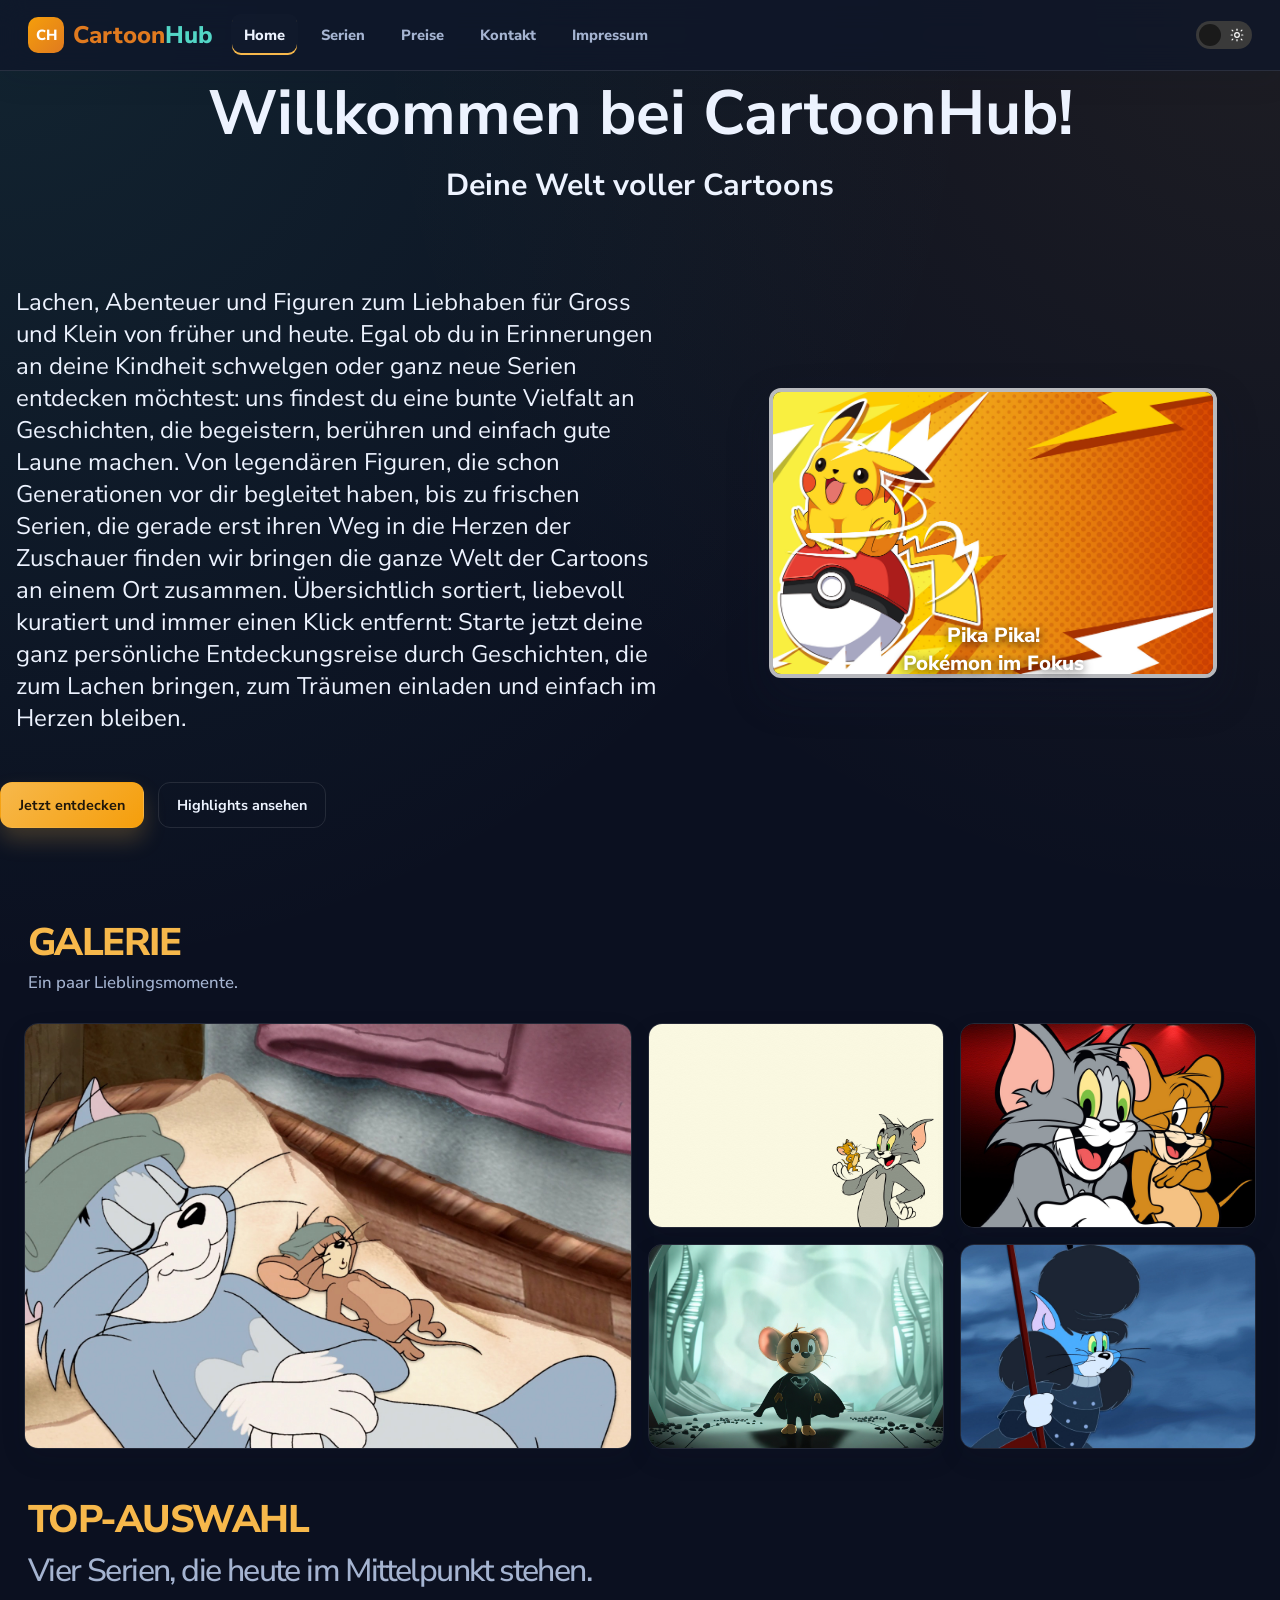
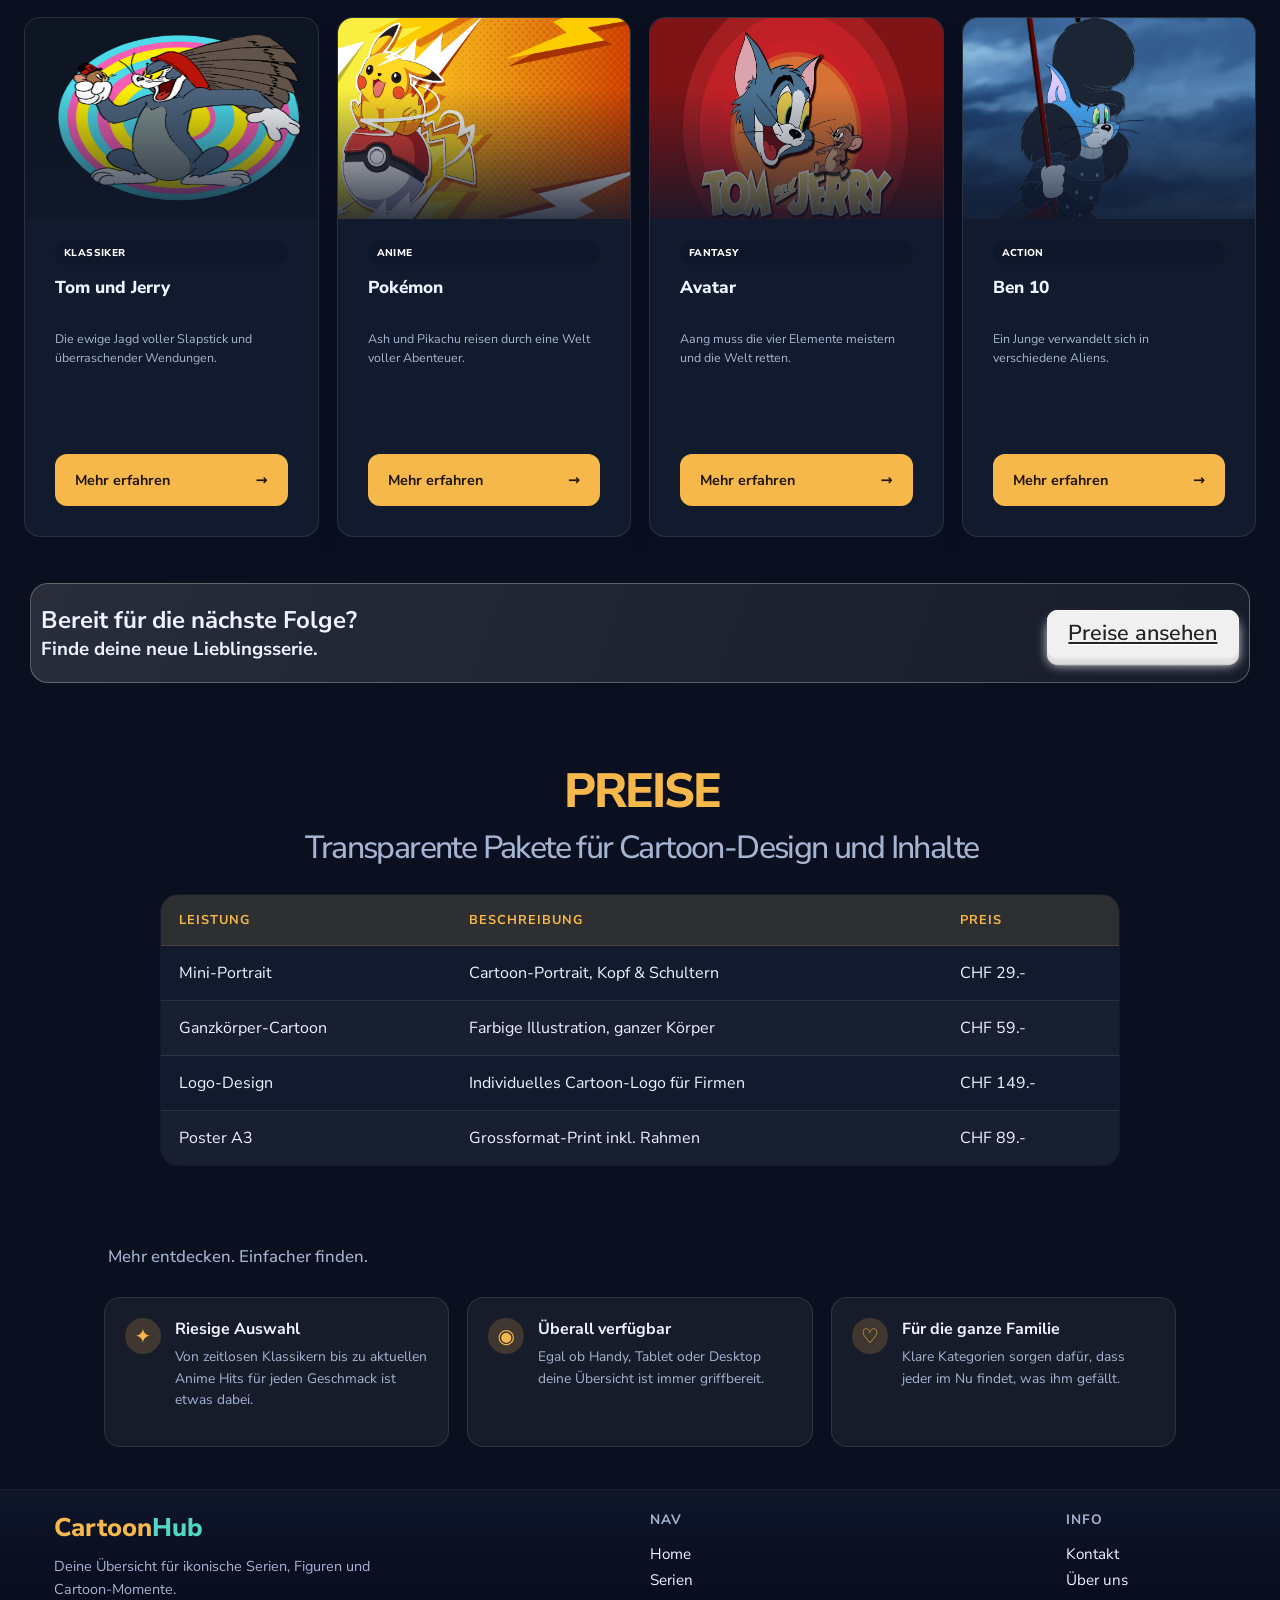
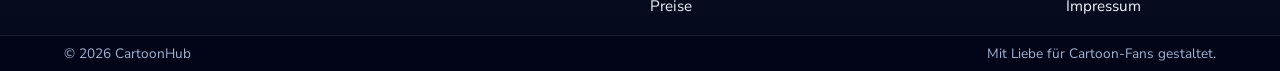
<file: index.html>
<!doctype html>
<html lang="de">
	<head>
		<meta charset="UTF-8" />
		<meta name="viewport" content="width=device-width, initial-scale=1.0" />
		<title>CartoonHub Alle Cartoons an einem Ort</title>
		<link rel="preconnect" href="https://fonts.googleapis.com" />

		<link rel="stylesheet" href="./src/css/pages/styles.css" />
	</head>
	<body class="home-page">
		<header class="site-header">
			<div class="nav-container">
				<a href="index.html" class="brand">
					<div class="badge">CH</div>
					<div class="wordmark">Cartoon<span class="hub">Hub</span></div>
				</a>

				<button
					class="burger"
					id="burgerBtn"
					type="button"
					aria-label="Menü öffnen"
					aria-expanded="false">
					<span></span><span></span><span></span>
				</button>

				<nav class="main-nav" id="mainNav">
					<a href="index.html" class="nav-link active">Home</a>
					<div class="nav-item mega-item">
						<a href="src/pages/serien.html" class="nav-link"
							>Serien <span class="arrow">▾</span></a
						>
						<div class="dropdown-wrapper mega-wrapper">
							<div class="mega-menu">
								<div class="menu-column">
									<h4>Golden Era</h4>
									<a href="#looney-tunes">Looney Tunes</a>
									<a href="#tom-jerry">Tom &amp; Jerry</a>
									<a href="#feuerstein">Familie Feuerstein</a>
									<a href="#panther">Rosaroter Panther</a>
									<a href="#popeye">Popeye</a>
								</div>
								<div class="menu-column">
									<h4>80er &amp; 90er Kult</h4>
									<a href="#scooby-doo">Scooby-Doo</a>
									<a href="#ducktales">DuckTales</a>
									<a href="#tmnt">TMNT Turtles</a>
									<a href="#gummibaeren">Gummibärenbande</a>
									<a href="#gadget">Inspector Gadget</a>
								</div>
								<div class="menu-column">
									<h4>Beliebte Genres</h4>
									<a href="#slapstick">Slapstick &amp; Comedy</a>
									<a href="#abenteuer">Abenteuer</a>
									<a href="#zeichentrick">Zeichen-Klassiker</a>
								</div>
								<div class="menu-column highlight-column">
									<div class="tipp-card">
										<span class="badge"> TIPP DER WOCHE</span>
										<h5>LOONEY TUNES</h5>
										<p>Bugs Bunny &amp; Co. entdecken.</p>
										<a href="#looney-tunes" class="card-btn">Ansehen &rarr;</a>
									</div>
								</div>
							</div>
						</div>
					</div>
					<a href="src/pages/preise.html" class="nav-link">Preise</a>
					<a href="src/pages/kontakt.html" class="nav-link">Kontakt</a>
					<a href="src/pages/impressum.html" class="nav-link">Impressum</a>

					<div class="nav-item">
						<a href="#cartoonnetwork" class="nav-link"
							>Cartoon Network <span class="arrow">▾</span></a
						>
						<div class="dropdown-wrapper">
							<div class="dropdown-menu">
								<a href="#ben10">Ben 10</a>
								<a href="#adventure-time">Adventure Time</a>
								<a href="#powerpuff">Powerpuff Girls</a>
								<a href="#dexter">Dexters Labor</a>
								<a href="#gumball">Gumball</a>
							</div>
						</div>
					</div>

					<div class="nav-item">
						<a href="#anime" class="nav-link"
							>Anime &amp; Pokémon <span class="arrow">▾</span></a
						>
						<div class="dropdown-wrapper">
							<div class="dropdown-menu">
								<a href="#pokemon">Pokémon</a>
								<a href="#dragonball">Dragon Ball Z</a>
								<a href="#naruto">Naruto</a>
								<a href="#one-piece">One Piece</a>
								<a href="#yugioh">Yu-Gi-Oh!</a>
							</div>
						</div>
					</div>

					<div class="nav-item">
						<a href="#action" class="nav-link"
							>Action &amp; Abenteuer <span class="arrow">▾</span></a
						>
						<div class="dropdown-wrapper">
							<div class="dropdown-menu">
								<a href="#avatar">Avatar</a>
								<a href="#clone-wars">Star Wars: Clone Wars</a>
								<a href="#kim-possible">Kim Possible</a>
								<a href="#ninjago">Ninjago</a>
							</div>
						</div>
					</div>

					<div class="nav-item">
						<a href="#retro" class="nav-link"
							>Retro Cartoons <span class="arrow">▾</span></a
						>
						<div class="dropdown-wrapper">
							<div class="dropdown-menu">
								<a href="#he-man">He-Man</a>
								<a href="#thundercats">ThunderCats</a>
								<a href="#captain-future">Captain Future</a>
								<a href="#jetsons">Die Jetsons</a>
							</div>
						</div>
					</div>

					<div class="nav-item">
						<a href="#familie" class="nav-link"
							>Familienserien <span class="arrow">▾</span></a
						>
						<div class="dropdown-wrapper">
							<div class="dropdown-menu">
								<a href="#simpsons">Die Simpsons</a>
								<a href="#spongebob">SpongeBob</a>
								<a href="#phineas-ferb">Phineas und Ferb</a>
								<a href="#gravity-falls">Gravity Falls</a>
							</div>
						</div>
					</div>

					<div class="nav-item">
						<a href="#superhelden" class="nav-link"
							>Superhelden <span class="arrow">▾</span></a
						>
						<div class="dropdown-wrapper">
							<div class="dropdown-menu">
								<a href="#batman">Batman: Animated Series</a>
								<a href="#spiderman">Spider-Man (90s)</a>
								<a href="#x-men">X-Men</a>
								<a href="#teen-titans">Teen Titans</a>
							</div>
						</div>
					</div>

					<div class="nav-item">
						<a href="#fantasy" class="nav-link"
							>Fantasy &amp; Sci-Fi <span class="arrow">▾</span></a
						>
						<div class="dropdown-wrapper">
							<div class="dropdown-menu">
								<a href="#futurama">Futurama</a>
								<a href="#rick-morty">Rick and Morty</a>
								<a href="#owl-house">Willkommen im Haus der Eulen</a>
								<a href="#danny-phantom">Danny Phantom</a>
							</div>
						</div>
					</div>

					<div class="header-actions">
						<div class="search-box">
							<span class="search-icon"></span>
							<input
								type="text"
								id="searchInput"
								placeholder="Cartoon suchen..."
								autocomplete="off" />
						</div>
						<button
							class="theme-toggle"
							id="themeToggle"
							type="button"
							aria-label="Farbschema wechseln">
							<span class="theme-toggle-knob"></span>
							<svg
								class="theme-icon-moon"
								xmlns="http://www.w3.org/2000/svg"
								viewBox="0 0 24 24"
								fill="none"
								stroke="currentColor"
								stroke-width="2"
								stroke-linecap="round"
								stroke-linejoin="round">
								<path d="M21 12.79A9 9 0 1 1 11.21 3 7 7 0 0 0 21 12.79z" />
							</svg>
							<svg
								class="theme-icon-sun"
								xmlns="http://www.w3.org/2000/svg"
								viewBox="0 0 24 24"
								fill="none"
								stroke="currentColor"
								stroke-width="2"
								stroke-linecap="round">
								<circle cx="12" cy="12" r="4" />
								<line x1="12" y1="2" x2="12" y2="4" />
								<line x1="12" y1="20" x2="12" y2="22" />
								<line x1="4" y1="12" x2="2" y2="12" />
								<line x1="22" y1="12" x2="20" y2="12" />
								<line x1="4.9" y1="4.9" x2="3.5" y2="3.5" />
								<line x1="20.5" y1="20.5" x2="19.1" y2="19.1" />
								<line x1="4.9" y1="19.1" x2="3.5" y2="20.5" />
								<line x1="20.5" y1="3.5" x2="19.1" y2="4.9" />
							</svg>
						</button>
					</div>
				</nav>
			</div>
		</header>
		<section>
			<div style="text-align: center; margin-bottom: 2rem">
				<h1 style="font-size: 3.9rem; margin-bottom: 0.5rem">
					Willkommen bei CartoonHub!
				</h1>
				<h2 style="font-size: 1.9rem">Deine Welt voller Cartoons</h2>
			</div>

			<div
				style="
					display: flex;
					align-items: center;
					justify-content: space-between;
					gap: 2rem;
					flex-wrap: wrap;
				">
				<div style="flex: 1 1 500px">
					<p
						style="
							text-align: start;
							display: flex;
							flex-direction: column;
							gap: 1rem;
							padding: 1rem;
							margin: 0 auto;
							font-size: 1.5rem;
							margin-bottom: 2rem;
							margin-top: 2rem;
						">
						Lachen, Abenteuer und Figuren zum Liebhaben für Gross und Klein von
						früher und heute. Egal ob du in Erinnerungen an deine Kindheit
						schwelgen oder ganz neue Serien entdecken möchtest: uns findest du
						eine bunte Vielfalt an Geschichten, die begeistern, berühren und
						einfach gute Laune machen. Von legendären Figuren, die schon
						Generationen vor dir begleitet haben, bis zu frischen Serien, die
						gerade erst ihren Weg in die Herzen der Zuschauer finden wir bringen
						die ganze Welt der Cartoons an einem Ort zusammen. Übersichtlich
						sortiert, liebevoll kuratiert und immer einen Klick entfernt: Starte
						jetzt deine ganz persönliche Entdeckungsreise durch Geschichten, die
						zum Lachen bringen, zum Träumen einladen und einfach im Herzen
						bleiben.
					</p>

					<div class="hero-actions">
						<a class="btn btn-primary" href="src/pages/serien.html"
							>Jetzt entdecken</a
						>
						<a class="btn btn-outline" href="#highlights">Highlights ansehen</a>
					</div>
				</div>

				<div
					class="hero-visual"
					style="
						flex: 1 1 400px;
						display: flex;
						flex-direction: column;
						align-items: center;
					">
					<img
						src="./src/assets/img/pikachu.jpg"
						alt="Pikachu aus Pokémon"
						class="hero-img"
						style="max-width: 100%; height: auto; border-radius: 12px" />
					<div class="big-title">Pika Pika!<br />Pokémon im Fokus</div>
				</div>
			</div>
		</section>
		<section class="landing-section gallery-section" style="margin-top: 4rem">
			<div class="section-intro">
				<p class="kicker" style="font-size: 2.4rem">Galerie</p>
				<h2>Ein paar Lieblingsmomente.</h2>
			</div>
			<div class="gallery-grid">
				<img src="./src/assets/img/thom3.jpg" alt="Cartoon-Galerie Motiv 1" />
				<img src="./src/assets/img/thom4.jpg" alt="Cartoon-Galerie Motiv 2" />
				<img src="./src/assets/img/thom7.jpg" alt="Cartoon-Galerie Motiv 3" />
				<img src="./src/assets/img/thom8.jpg" alt="Cartoon-Galerie Motiv 4" />
				<img src="./src/assets/img/thom9.jpg" alt="Cartoon-Galerie Motiv 4" />
			</div>
		</section>

		<section class="landing-section highlights-section" id="highlights">
			<div class="section-intro">
				<p class="kicker" style="font-size: 2.4rem">Top-Auswahl</p>
				<h2>Vier Serien, die heute im Mittelpunkt stehen.</h2>
			</div>
			<div class="highlight-grid">
				<a class="card highlight-card" href="src/pages/detail.html?id=tomjerry">
					<div class="card-thumb">
						<img src="./src/assets/img/tom.png" alt="Tom und Jerry" />
					</div>
					<div class="card-body">
						<span class="card-genre-badge">Klassiker</span>
						<h3 class="card-title">Tom und Jerry</h3>
						<p class="card-desc">
							Die ewige Jagd voller Slapstick und überraschender Wendungen.
						</p>
						<span class="card-tag"
							>Mehr erfahren <span aria-hidden="true">→</span></span
						>
					</div>
				</a>
				<a class="card highlight-card" href="src/pages/detail.html?id=pokemon">
					<div class="card-thumb">
						<img src="./src/assets/img/pikachu.jpg" alt="Pokémon mit Pikachu" />
					</div>
					<div class="card-body">
						<span class="card-genre-badge">Anime</span>
						<h3 class="card-title">Pokémon</h3>
						<p class="card-desc">
							Ash und Pikachu reisen durch eine Welt voller Abenteuer.
						</p>
						<span class="card-tag"
							>Mehr erfahren <span aria-hidden="true">→</span></span
						>
					</div>
				</a>
				<a class="card highlight-card" href="src/pages/detail.html?id=avatar">
					<div class="card-thumb">
						<img
							src="./src/assets/img/thom6.jpg"
							alt="Avatar: Der Herr der Elemente" />
					</div>
					<div class="card-body">
						<span class="card-genre-badge">Fantasy</span>
						<h3 class="card-title">Avatar</h3>
						<p class="card-desc">
							Aang muss die vier Elemente meistern und die Welt retten.
						</p>
						<span class="card-tag"
							>Mehr erfahren <span aria-hidden="true">→</span></span
						>
					</div>
				</a>
				<a class="card highlight-card" href="src/pages/detail.html?id=ben10">
					<div class="card-thumb">
						<img src="./src/assets/img/thom9.jpg" alt="Ben 10" />
					</div>
					<div class="card-body">
						<span class="card-genre-badge">Action</span>
						<h3 class="card-title">Ben 10</h3>
						<p class="card-desc">
							Ein Junge verwandelt sich in verschiedene Aliens.
						</p>
						<span class="card-tag"
							>Mehr erfahren <span aria-hidden="true">→</span></span
						>
					</div>
				</a>
			</div>
		</section>

		<section class="home-cta">
			<div>
				<h1>Bereit für die nächste Folge?</h1>
				<h3>Finde deine neue Lieblingsserie.</h3>
			</div>
			<a class="preis" href="src/pages/preise.html">Preise ansehen</a>
		</section>

		<section class="landing-section landing-table">
			<div class="section-intro">
				<p class="kicker" style="font-size: 3rem; text-align: center">Preise</p>
				<h2 style="text-align: center">
					Transparente Pakete für Cartoon-Design und Inhalte
				</h2>
			</div>
			<table class="pricing-table">
				<thead>
					<tr>
						<th>Leistung</th>
						<th>Beschreibung</th>
						<th>Preis</th>
					</tr>
				</thead>
				<tbody>
					<tr>
						<td>Mini-Portrait</td>
						<td>Cartoon-Portrait, Kopf &amp; Schultern</td>
						<td>CHF 29.-</td>
					</tr>
					<tr>
						<td>Ganzkörper-Cartoon</td>
						<td>Farbige Illustration, ganzer Körper</td>
						<td>CHF 59.-</td>
					</tr>
					<tr>
						<td>Logo-Design</td>
						<td>Individuelles Cartoon-Logo für Firmen</td>
						<td>CHF 149.-</td>
					</tr>
					<tr>
						<td>Poster A3</td>
						<td>Grossformat-Print inkl. Rahmen</td>
						<td>CHF 89.-</td>
					</tr>
				</tbody>
			</table>
		</section>

		<section class="benefits-section">
			<div class="section-intro">
				<h2>Mehr entdecken. Einfacher finden.</h2>
			</div>
			<div class="benefit-grid">
				<div class="benefit-item">
					<span class="benefit-icon">✦</span>
					<div>
						<h3>Riesige Auswahl</h3>
						<p>
							Von zeitlosen Klassikern bis zu aktuellen Anime Hits für jeden
							Geschmack ist etwas dabei.
						</p>
					</div>
				</div>
				<div class="benefit-item">
					<span class="benefit-icon">◉</span>
					<div>
						<h3>Überall verfügbar</h3>
						<p>
							Egal ob Handy, Tablet oder Desktop deine Übersicht ist immer
							griffbereit.
						</p>
					</div>
				</div>
				<div class="benefit-item">
					<span class="benefit-icon">♡</span>
					<div>
						<h3>Für die ganze Familie</h3>
						<p>
							Klare Kategorien sorgen dafür, dass jeder im Nu findet, was ihm
							gefällt.
						</p>
					</div>
				</div>
			</div>
		</section>

		<script>
			document.addEventListener('DOMContentLoaded', () => {
				const form = document.getElementById('kontaktform');
				if (form) {
					form.addEventListener('submit', (e) => {
						e.preventDefault();
						if (form.checkValidity()) {
							alert('Danke für deine Nachricht! Wir melden uns bald.');
							form.reset();
						}
					});
				}
			});
		</script>

		<footer class="site-footer">
			<div class="footer-container">
				<div class="footer-col brand-col">
					<a href="index.html" class="footer-brand">Cartoon<span>Hub</span></a>
					<p class="brand-desc">
						Deine Übersicht für ikonische Serien, Figuren und Cartoon-Momente.
					</p>
				</div>
				<div class="footer-col">
					<h4>Nav</h4>
					<ul class="footer-links">
						<li><a href="index.html">Home</a></li>
						<li><a href="src/pages/serien.html">Serien</a></li>
						<li><a href="src/pages/preise.html">Preise</a></li>
					</ul>
				</div>
				<div class="footer-col">
					<h4>Info</h4>
					<ul class="footer-links">
						<li><a href="src/pages/kontakt.html">Kontakt</a></li>
						<li><a href="src/pages/ueber-uns.html">Über uns</a></li>
						<li><a href="src/pages/impressum.html">Impressum</a></li>
					</ul>
				</div>
			</div>
			<div class="footer-bottom">
				<div class="bottom-container">
					<span>© 2026 CartoonHub</span
					><span>Mit Liebe für Cartoon-Fans gestaltet.</span>
				</div>
			</div>
		</footer>

		<script type="module" src="./src/js/modules/app.js"></script>
	</body>
</html>
</file>
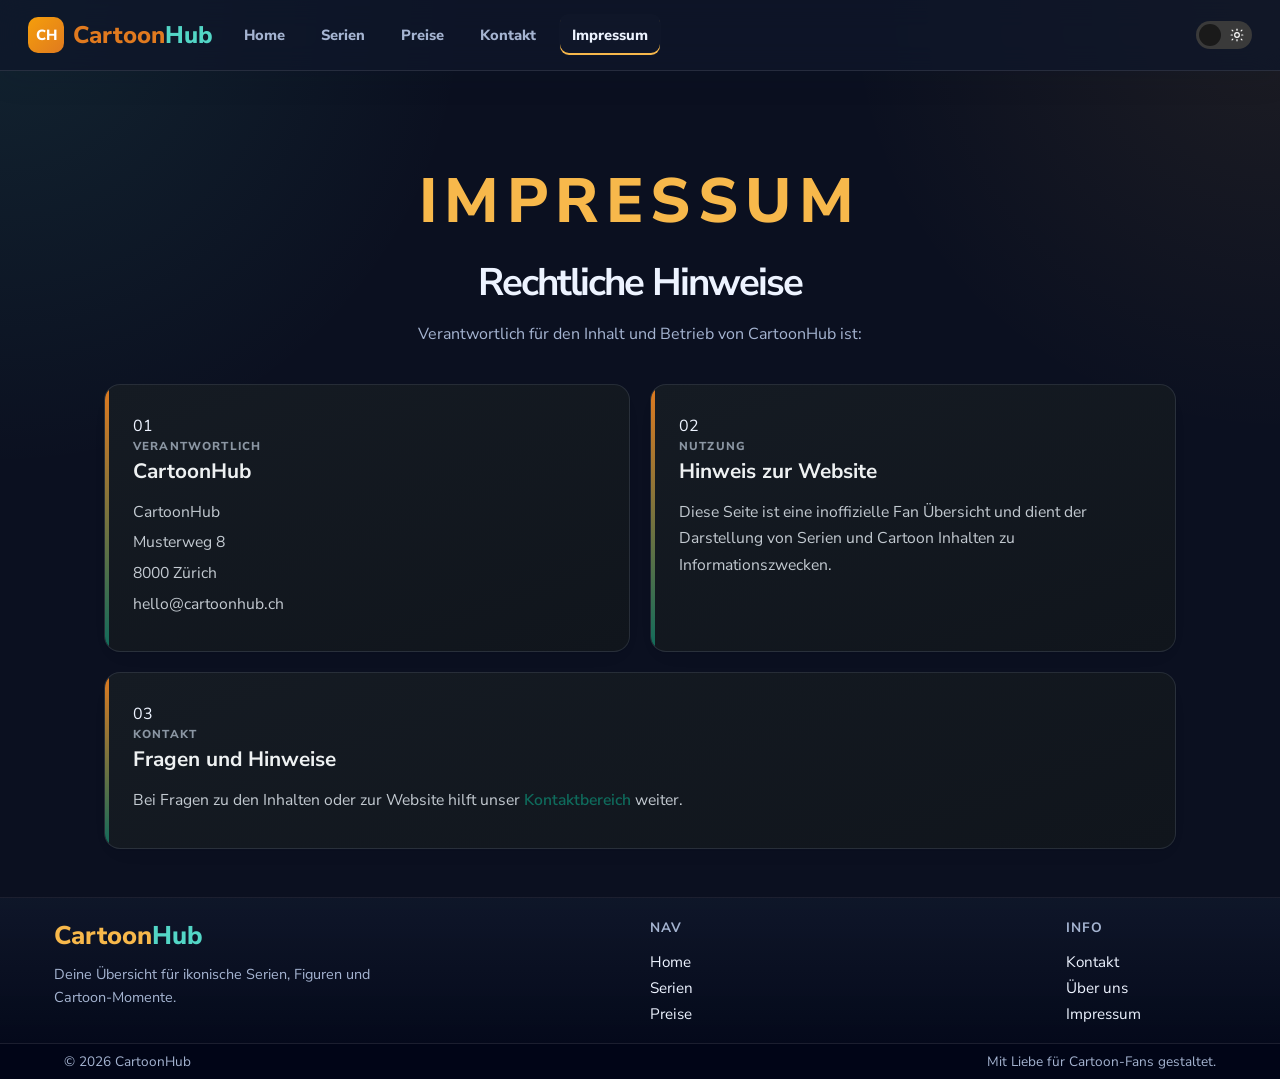
<file: src/pages/impressum.html>
<!doctype html>
<html lang="de">
	<head>
		<meta charset="UTF-8" />
		<meta name="viewport" content="width=device-width, initial-scale=1.0" />
		<title>Impressum – CartoonHub</title>
		<link rel="stylesheet" href="../css/pages/styles.css" />
	</head>
	<body>
		<header class="site-header">
			<div class="nav-container">
				<a href="../../index.html" class="brand">
					<div class="badge">CH</div>
					<div class="wordmark">Cartoon<span class="hub">Hub</span></div>
				</a>

				<button class="burger" id="burgerBtn" type="button" aria-label="Menü öffnen" aria-expanded="false">
					<span></span><span></span><span></span>
				</button>

				<nav class="main-nav" id="mainNav">
					<a href="../../index.html" class="nav-link">Home</a>
					<a href="serien.html" class="nav-link">Serien</a>
					<a href="preise.html" class="nav-link">Preise</a>
					<a href="kontakt.html" class="nav-link">Kontakt</a>
					<a href="impressum.html" class="nav-link active">Impressum</a>
					<button
						class="theme-toggle"
						id="themeToggle"
						type="button"
						aria-label="Farbschema wechseln">
						<span class="theme-toggle-knob"></span>
						<svg
							class="theme-icon-moon"
							xmlns="http://www.w3.org/2000/svg"
							viewBox="0 0 24 24"
							fill="none"
							stroke="currentColor"
							stroke-width="2"
							stroke-linecap="round"
							stroke-linejoin="round">
							<path d="M21 12.79A9 9 0 1 1 11.21 3 7 7 0 0 0 21 12.79z" />
						</svg>
						<svg
							class="theme-icon-sun"
							xmlns="http://www.w3.org/2000/svg"
							viewBox="0 0 24 24"
							fill="none"
							stroke="currentColor"
							stroke-width="2"
							stroke-linecap="round">
							<circle cx="12" cy="12" r="4" />
							<line x1="12" y1="2" x2="12" y2="4" />
							<line x1="12" y1="20" x2="12" y2="22" />
							<line x1="4" y1="12" x2="2" y2="12" />
							<line x1="22" y1="12" x2="20" y2="12" />
							<line x1="4.9" y1="4.9" x2="3.5" y2="3.5" />
							<line x1="20.5" y1="20.5" x2="19.1" y2="19.1" />
							<line x1="4.9" y1="19.1" x2="3.5" y2="20.5" />
							<line x1="20.5" y1="3.5" x2="19.1" y2="4.9" />
						</svg>
					</button>
				</nav>
			</div>
		</header>

		<main class="page-main">
			<section class="page-hero small-hero">
				<h1 class="kicker" style="font-size: 3.9rem">Impressum</h1>
				<h1>Rechtliche Hinweise</h1>
				<p>Verantwortlich für den Inhalt und Betrieb von CartoonHub ist:</p>
			</section>

			<section class="page-content-grid text-only-grid">
				<div class="info-card">
					<span class="section-num">01</span>
					<p class="card-label">Verantwortlich</p>
					<h2>CartoonHub</h2>
					<p>CartoonHub</p>
					<p>Musterweg 8</p>
					<p>8000 Zürich</p>
					<p>hello@cartoonhub.ch</p>
				</div>
				<div class="info-card">
					<span class="section-num">02</span>
					<p class="card-label">Nutzung</p>
					<h2>Hinweis zur Website</h2>
					<p>
						Diese Seite ist eine inoffizielle Fan Übersicht und dient der
						Darstellung von Serien und Cartoon Inhalten zu Informationszwecken.
					</p>
				</div>
				<div class="info-card">
					<span class="section-num">03</span>
					<p class="card-label">Kontakt</p>
					<h2>Fragen und Hinweise</h2>
					<p>
						Bei Fragen zu den Inhalten oder zur Website hilft unser
						<a class="inline-link" href="kontakt.html">Kontaktbereich</a>
						weiter.
					</p>
				</div>
			</section>
		</main>

		<footer class="site-footer">
			<div class="footer-container">
				<div class="footer-col brand-col">
					<a href="../../index.html" class="footer-brand"
						>Cartoon<span>Hub</span></a
					>
					<p class="brand-desc">
						Deine Übersicht für ikonische Serien, Figuren und Cartoon-Momente.
					</p>
				</div>
				<div class="footer-col">
					<h4>Nav</h4>
					<ul class="footer-links">
						<li><a href="../../index.html">Home</a></li>
						<li><a href="serien.html">Serien</a></li>
						<li><a href="preise.html">Preise</a></li>
					</ul>
				</div>
				<div class="footer-col">
					<h4>Info</h4>
					<ul class="footer-links">
						<li><a href="kontakt.html">Kontakt</a></li>
						<li><a href="ueber-uns.html">Über uns</a></li>
						<li><a href="impressum.html">Impressum</a></li>
					</ul>
				</div>
			</div>
			<div class="footer-bottom">
				<div class="bottom-container">
					<span>© 2026 CartoonHub</span>
					<span>Mit Liebe für Cartoon-Fans gestaltet.</span>
				</div>
			</div>
		</footer>
		<script type="module" src="../js/modules/app.js"></script>
	</body>
</html>
</file>
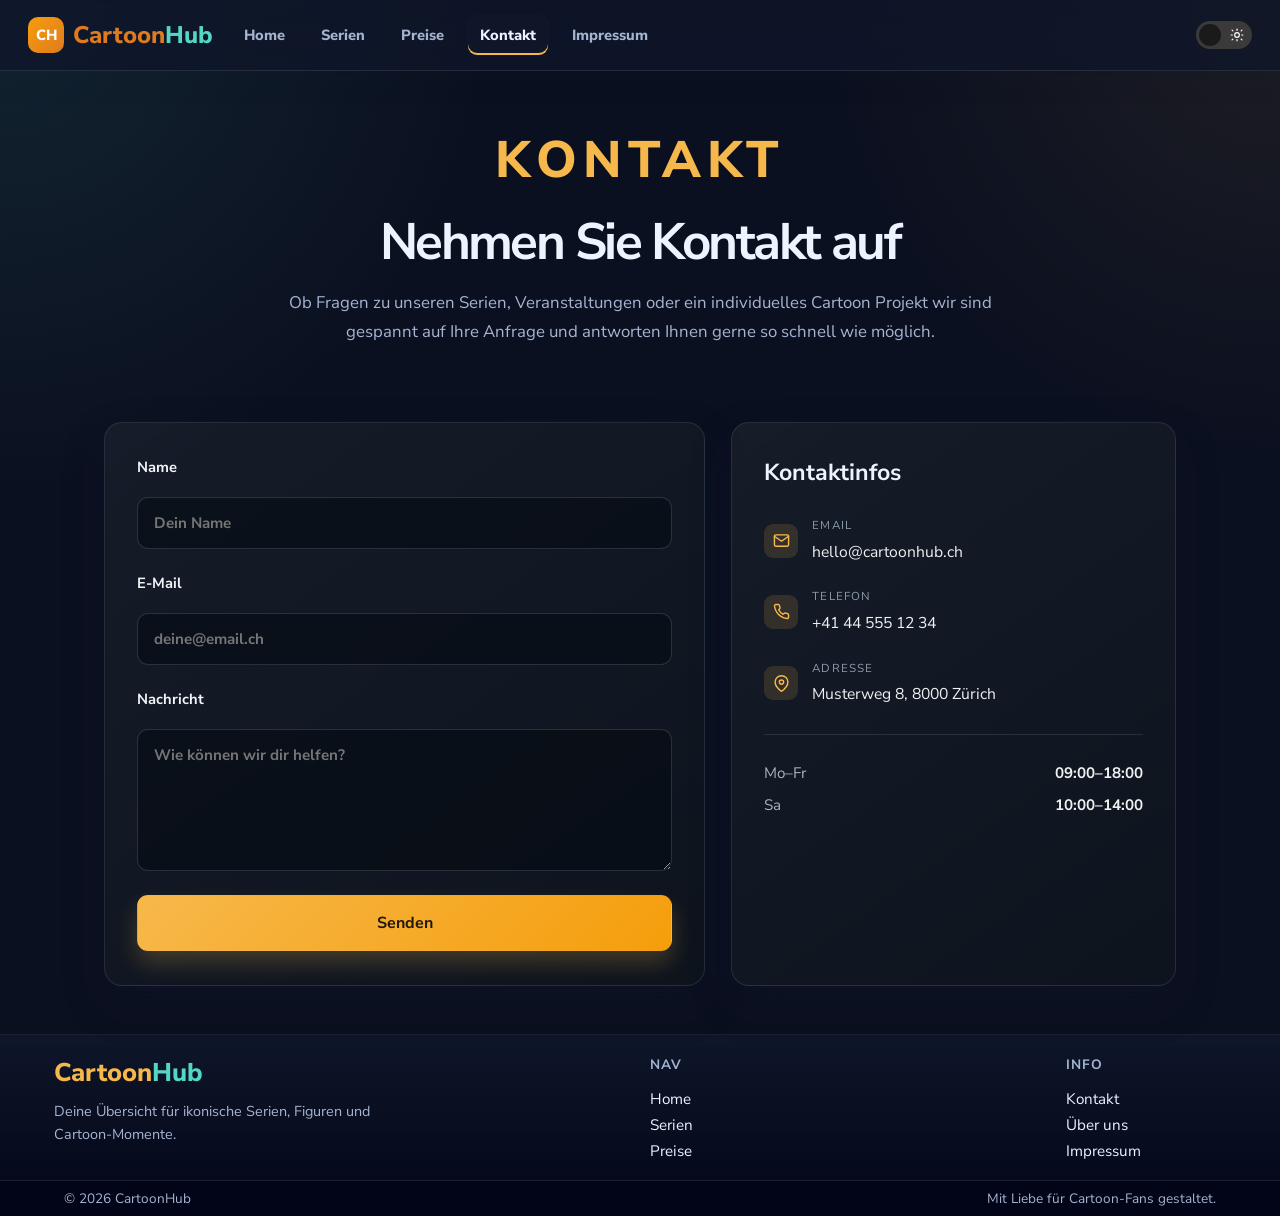
<file: src/pages/kontakt.html>
<!doctype html>
<html lang="de">
	<head>
		<meta charset="UTF-8" />
		<meta name="viewport" content="width=device-width, initial-scale=1.0" />
		<title>Kontakt – CartoonHub</title>
		<link rel="stylesheet" href="../css/pages/styles.css" />
	</head>
	<body>
		<header class="site-header">
			<div class="nav-container">
				<a href="../../index.html" class="brand">
					<div class="badge">CH</div>
					<div class="wordmark">Cartoon<span class="hub">Hub</span></div>
				</a>
				<button class="burger" id="burgerBtn" type="button" aria-label="Menü öffnen" aria-expanded="false">
					<span></span><span></span><span></span>
				</button>

				<nav class="main-nav" id="mainNav">
					<a href="../../index.html" class="nav-link">Home</a>
					<a href="serien.html" class="nav-link">Serien</a>
					<a href="preise.html" class="nav-link">Preise</a>
					<a href="kontakt.html" class="nav-link active">Kontakt</a>
					<a href="impressum.html" class="nav-link">Impressum</a>
					<button
						class="theme-toggle"
						id="themeToggle"
						type="button"
						aria-label="Farbschema wechseln">
						<span class="theme-toggle-knob"></span>
						<svg
							class="theme-icon-moon"
							xmlns="http://www.w3.org/2000/svg"
							viewBox="0 0 24 24"
							fill="none"
							stroke="currentColor"
							stroke-width="2"
							stroke-linecap="round"
							stroke-linejoin="round">
							<path d="M21 12.79A9 9 0 1 1 11.21 3 7 7 0 0 0 21 12.79z" />
						</svg>
						<svg
							class="theme-icon-sun"
							xmlns="http://www.w3.org/2000/svg"
							viewBox="0 0 24 24"
							fill="none"
							stroke="currentColor"
							stroke-width="2"
							stroke-linecap="round">
							<circle cx="12" cy="12" r="4" />
							<line x1="12" y1="2" x2="12" y2="4" />
							<line x1="12" y1="20" x2="12" y2="22" />
							<line x1="4" y1="12" x2="2" y2="12" />
							<line x1="22" y1="12" x2="20" y2="12" />
							<line x1="4.9" y1="4.9" x2="3.5" y2="3.5" />
							<line x1="20.5" y1="20.5" x2="19.1" y2="19.1" />
							<line x1="4.9" y1="19.1" x2="3.5" y2="20.5" />
							<line x1="20.5" y1="3.5" x2="19.1" y2="4.9" />
						</svg>
					</button>
				</nav>
			</div>
		</header>
		<main class="page-main">
			<section class="page-hero small-hero">
				<h1 class="kicker">Kontakt</h1>
				<h1>Nehmen Sie Kontakt auf</h1>
				<p>
					Ob Fragen zu unseren Serien, Veranstaltungen oder ein individuelles
					Cartoon Projekt wir sind gespannt auf Ihre Anfrage und antworten Ihnen
					gerne so schnell wie möglich.
				</p>
			</section>

			<section class="page-content-grid contact-page-grid">
				<div class="info-card contact-card">
					<form class="page-form">
						<label>
							Name
							<input type="text" placeholder="Dein Name" required />
						</label>
						<label>
							E-Mail
							<input type="email" placeholder="deine@email.ch" required />
						</label>
						<label>
							Nachricht
							<textarea placeholder="Wie können wir dir helfen?" required></textarea>
						</label>
						<button type="submit" class="btn btn-primary">Senden</button>
					</form>
				</div>
				<div class="info-card contact-meta">
					<h2>Kontaktinfos</h2>

					<div class="contact-row">
						<span class="contact-icon">
							<svg
								xmlns="http://www.w3.org/2000/svg"
								viewBox="0 0 24 24"
								fill="none"
								stroke="currentColor"
								stroke-width="2"
								stroke-linecap="round"
								stroke-linejoin="round">
								<path d="M22 6l-10 7L2 6" />
								<rect x="2" y="4" width="20" height="16" rx="2" />
							</svg>
						</span>
						<div>
							<p class="contact-label">Email</p>
							<p class="contact-value">hello@cartoonhub.ch</p>
						</div>
					</div>

					<div class="contact-row">
						<span class="contact-icon">
							<svg
								xmlns="http://www.w3.org/2000/svg"
								viewBox="0 0 24 24"
								fill="none"
								stroke="currentColor"
								stroke-width="2"
								stroke-linecap="round"
								stroke-linejoin="round">
								<path
									d="M22 16.92v3a2 2 0 0 1-2.18 2 19.79 19.79 0 0 1-8.63-3.07 19.5 19.5 0 0 1-6-6 19.79 19.79 0 0 1-3.07-8.67A2 2 0 0 1 4.11 2h3a2 2 0 0 1 2 1.72c.12.81.35 1.6.68 2.34a2 2 0 0 1-.45 2.11L8.09 9.91a16 16 0 0 0 6 6l1.74-1.25a2 2 0 0 1 2.11-.45c.74.33 1.53.56 2.34.68A2 2 0 0 1 22 16.92z" />
							</svg>
						</span>
						<div>
							<p class="contact-label">Telefon</p>
							<p class="contact-value">+41 44 555 12 34</p>
						</div>
					</div>

					<div class="contact-row">
						<span class="contact-icon">
							<svg
								xmlns="http://www.w3.org/2000/svg"
								viewBox="0 0 24 24"
								fill="none"
								stroke="currentColor"
								stroke-width="2"
								stroke-linecap="round"
								stroke-linejoin="round">
								<path d="M21 10c0 7-9 13-9 13s-9-6-9-13a9 9 0 0 1 18 0z" />
								<circle cx="12" cy="10" r="3" />
							</svg>
						</span>
						<div>
							<p class="contact-label">Adresse</p>
							<p class="contact-value">Musterweg 8, 8000 Zürich</p>
						</div>
					</div>

					<div class="contact-divider"></div>

					<div class="contact-hours">
						<span>Mo–Fr</span><span>09:00–18:00</span>
					</div>
					<div class="contact-hours">
						<span>Sa</span><span>10:00–14:00</span>
					</div>
				</div>
			</section>
		</main>

		<footer class="site-footer">
			<div class="footer-container">
				<div class="footer-col brand-col">
					<a href="../../index.html" class="footer-brand"
						>Cartoon<span>Hub</span></a
					>
					<p class="brand-desc">
						Deine Übersicht für ikonische Serien, Figuren und Cartoon-Momente.
					</p>
				</div>
				<div class="footer-col">
					<h4>Nav</h4>
					<ul class="footer-links">
						<li><a href="../../index.html">Home</a></li>
						<li><a href="serien.html">Serien</a></li>
						<li><a href="preise.html">Preise</a></li>
					</ul>
				</div>
				<div class="footer-col">
					<h4>Info</h4>
					<ul class="footer-links">
						<li><a href="kontakt.html">Kontakt</a></li>
						<li><a href="ueber-uns.html">Über uns</a></li>
						<li><a href="impressum.html">Impressum</a></li>
					</ul>
				</div>
			</div>
			<div class="footer-bottom">
				<div class="bottom-container">
					<span>© 2026 CartoonHub</span
					><span>Mit Liebe für Cartoon-Fans gestaltet.</span>
				</div>
			</div>
		</footer>
		<script type="module" src="../js/modules/app.js"></script>
	</body>
</html>
</file>
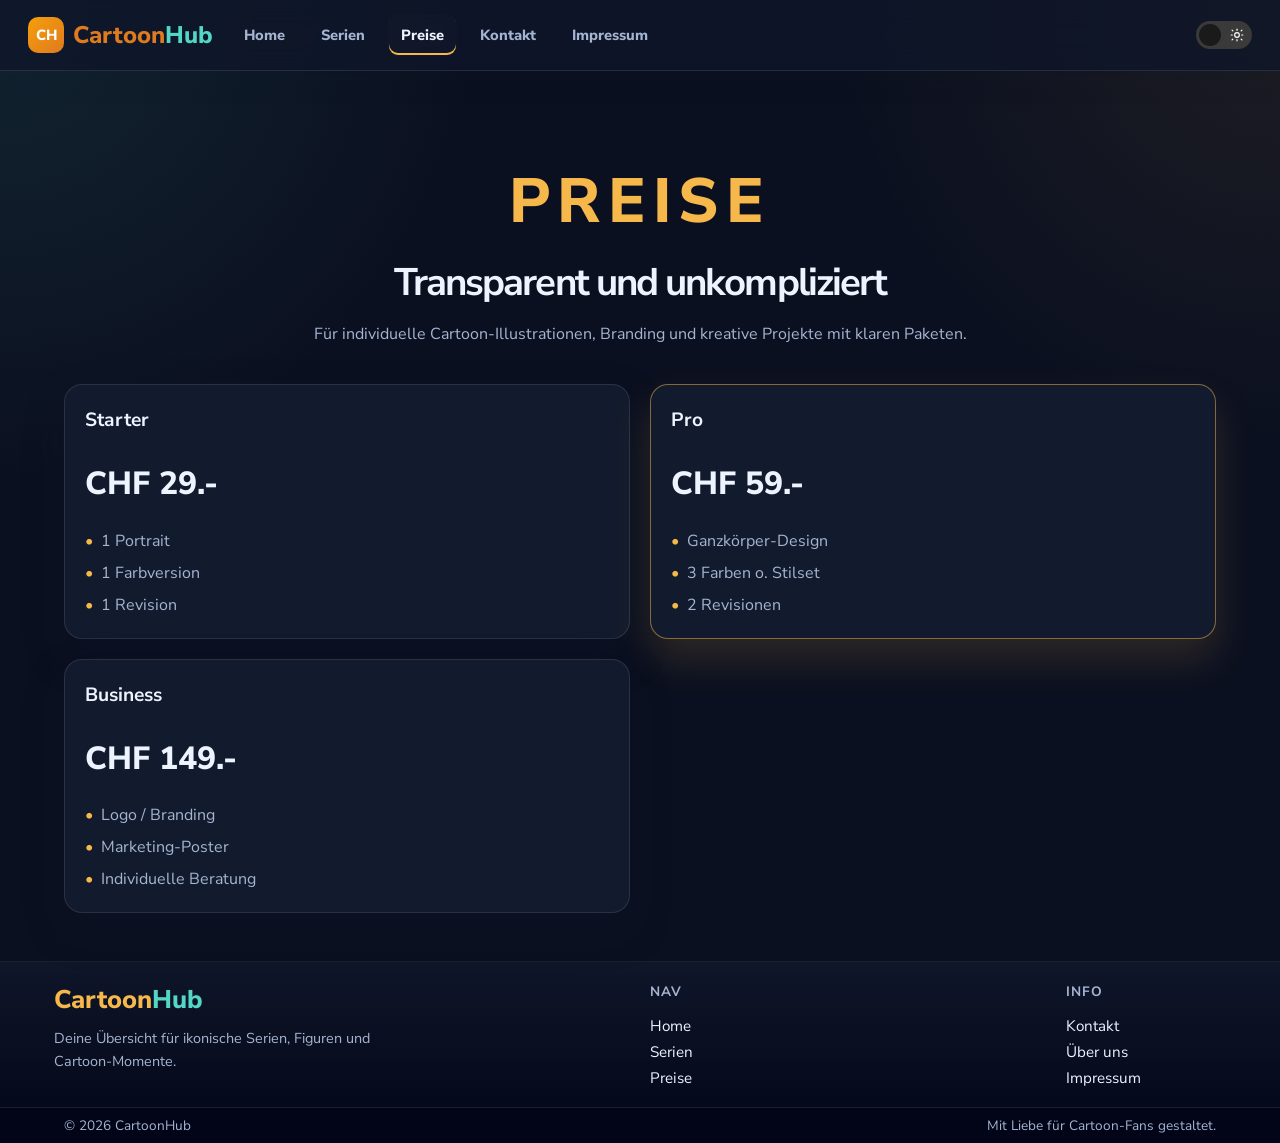
<file: src/pages/preise.html>
<!doctype html>
<html lang="de">
	<head>
		<meta charset="UTF-8" />
		<meta name="viewport" content="width=device-width, initial-scale=1.0" />
		<title>Preise CartoonHub</title>
		<link rel="stylesheet" href="../css/pages/styles.css" />
	</head>
	<body>
		<header class="site-header">
			<div class="nav-container">
				<a href="../../index.html" class="brand">
					<div class="badge">CH</div>
					<div class="wordmark">Cartoon<span class="hub">Hub</span></div>
				</a>

				<button class="burger" id="burgerBtn" type="button" aria-label="Menü öffnen" aria-expanded="false">
					<span></span><span></span><span></span>
				</button>

				<nav class="main-nav" id="mainNav">
					<a href="../../index.html" class="nav-link">Home</a>
					<a href="serien.html" class="nav-link">Serien</a>
					<a href="preise.html" class="nav-link active">Preise</a>
					<a href="kontakt.html" class="nav-link">Kontakt</a>
					<a href="impressum.html" class="nav-link">Impressum</a>
					<button
						class="theme-toggle"
						id="themeToggle"
						type="button"
						aria-label="Farbschema wechseln">
						<span class="theme-toggle-knob"></span>
						<svg
							class="theme-icon-moon"
							xmlns="http://www.w3.org/2000/svg"
							viewBox="0 0 24 24"
							fill="none"
							stroke="currentColor"
							stroke-width="2"
							stroke-linecap="round"
							stroke-linejoin="round">
							<path d="M21 12.79A9 9 0 1 1 11.21 3 7 7 0 0 0 21 12.79z" />
						</svg>
						<svg
							class="theme-icon-sun"
							xmlns="http://www.w3.org/2000/svg"
							viewBox="0 0 24 24"
							fill="none"
							stroke="currentColor"
							stroke-width="2"
							stroke-linecap="round">
							<circle cx="12" cy="12" r="4" />
							<line x1="12" y1="2" x2="12" y2="4" />
							<line x1="12" y1="20" x2="12" y2="22" />
							<line x1="4" y1="12" x2="2" y2="12" />
							<line x1="22" y1="12" x2="20" y2="12" />
							<line x1="4.9" y1="4.9" x2="3.5" y2="3.5" />
							<line x1="20.5" y1="20.5" x2="19.1" y2="19.1" />
							<line x1="4.9" y1="19.1" x2="3.5" y2="20.5" />
							<line x1="20.5" y1="3.5" x2="19.1" y2="4.9" />
						</svg>
					</button>
				</nav>
			</div>
		</header>

		<main class="page-main">
			<section class="page-hero small-hero">
				<h1 class="kicker" style="font-size: 3.9rem">Preise</h1>
				<h1>Transparent und unkompliziert</h1>
				<p>
					Für individuelle Cartoon-Illustrationen, Branding und kreative
					Projekte mit klaren Paketen.
				</p>
			</section>

			<section class="page-content-grid price-grid">
				<div class="info-card pricing-card">
					<h2>Starter</h2>
					<p class="price">CHF 29.-</p>
					<ul>
						<li>1 Portrait</li>
						<li>1 Farbversion</li>
						<li>1 Revision</li>
					</ul>
				</div>
				<div class="info-card pricing-card featured">
					<h2>Pro</h2>
					<p class="price">CHF 59.-</p>
					<ul>
						<li>Ganzkörper-Design</li>
						<li>3 Farben o. Stilset</li>
						<li>2 Revisionen</li>
					</ul>
				</div>
				<div class="info-card pricing-card">
					<h2>Business</h2>
					<p class="price">CHF 149.-</p>
					<ul>
						<li>Logo / Branding</li>
						<li>Marketing-Poster</li>
						<li>Individuelle Beratung</li>
					</ul>
				</div>
			</section>
		</main>

		<footer class="site-footer">
			<div class="footer-container">
				<div class="footer-col brand-col">
					<a href="../../index.html" class="footer-brand"
						>Cartoon<span>Hub</span></a
					>
					<p class="brand-desc">
						Deine Übersicht für ikonische Serien, Figuren und Cartoon-Momente.
					</p>
				</div>
				<div class="footer-col">
					<h4>Nav</h4>
					<ul class="footer-links">
						<li><a href="../../index.html">Home</a></li>
						<li><a href="serien.html">Serien</a></li>
						<li><a href="preise.html">Preise</a></li>
					</ul>
				</div>
				<div class="footer-col">
					<h4>Info</h4>
					<ul class="footer-links">
						<li><a href="kontakt.html">Kontakt</a></li>
						<li><a href="ueber-uns.html">Über uns</a></li>
						<li><a href="impressum.html">Impressum</a></li>
					</ul>
				</div>
			</div>
			<div class="footer-bottom">
				<div class="bottom-container">
					<span>© 2026 CartoonHub</span
					><span>Mit Liebe für Cartoon-Fans gestaltet.</span>
				</div>
			</div>
		</footer>
		<script type="module" src="../js/modules/app.js"></script>
	</body>
</html>
</file>
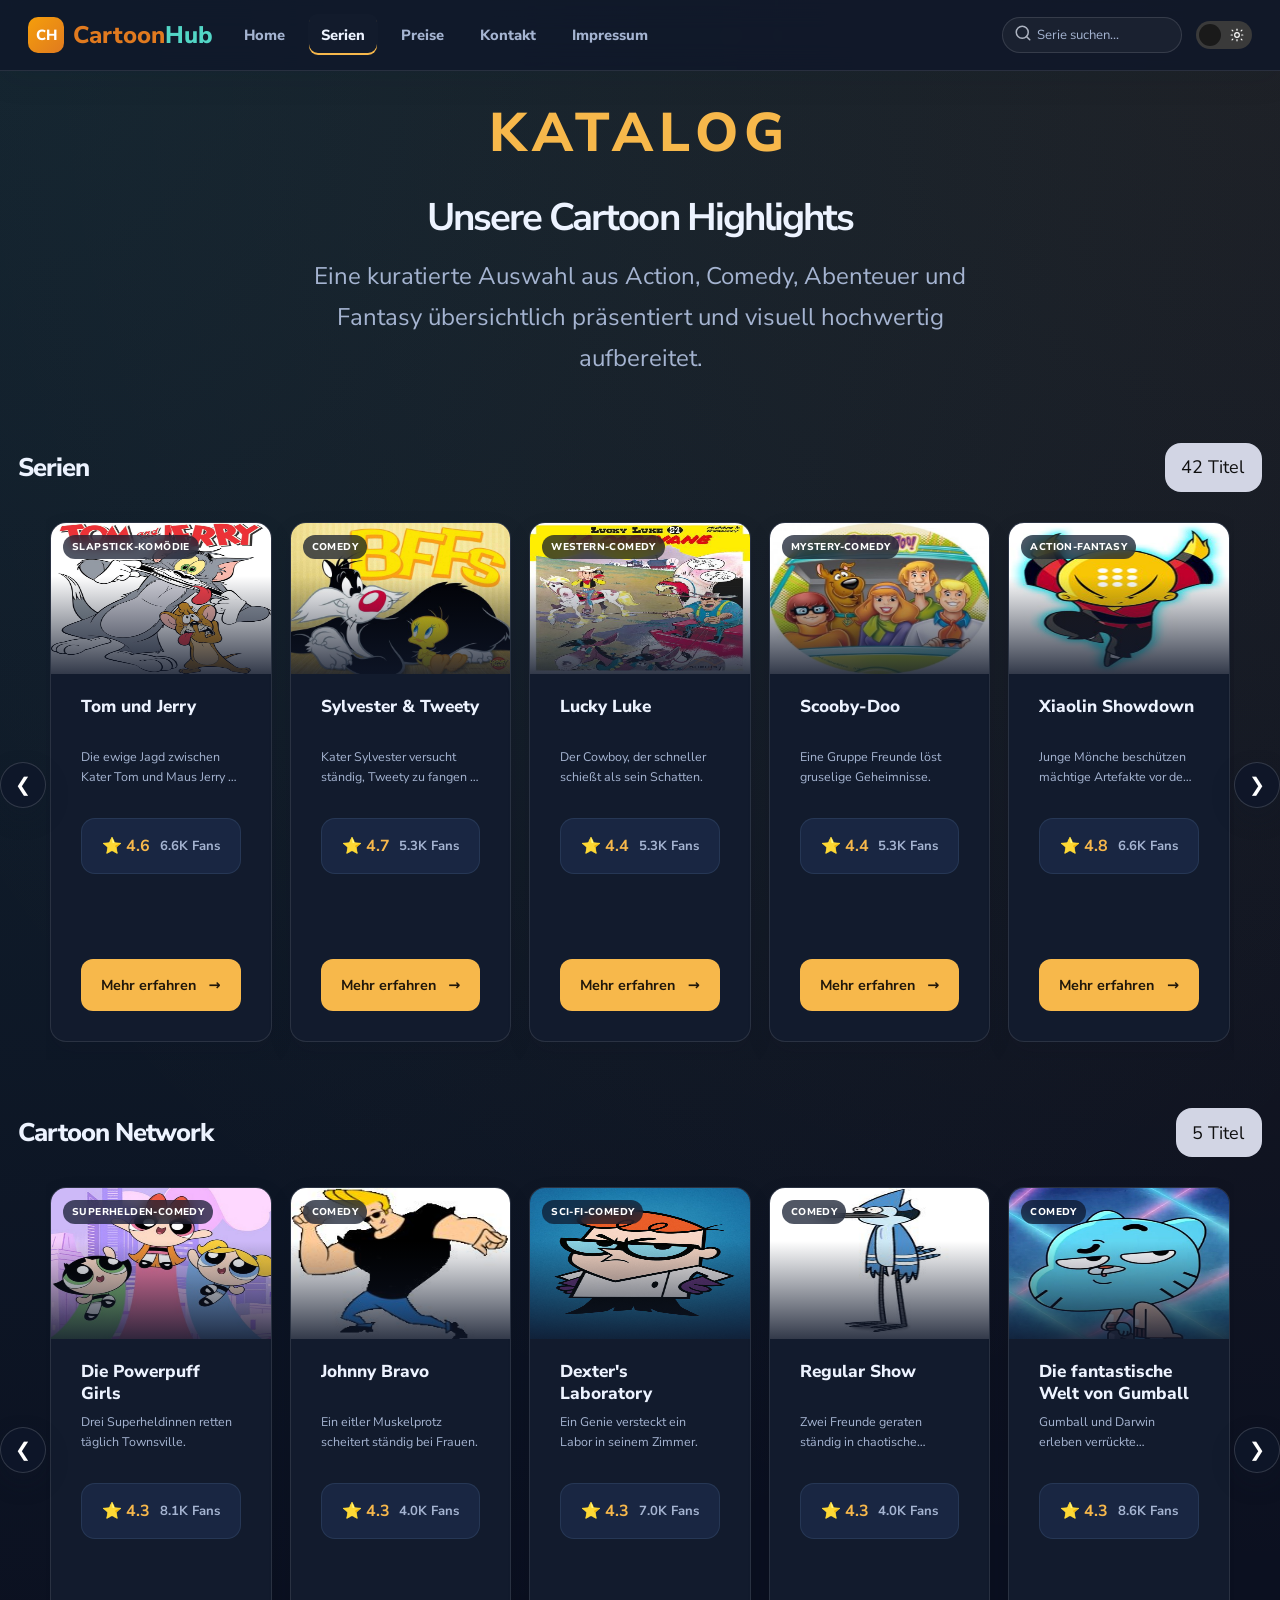
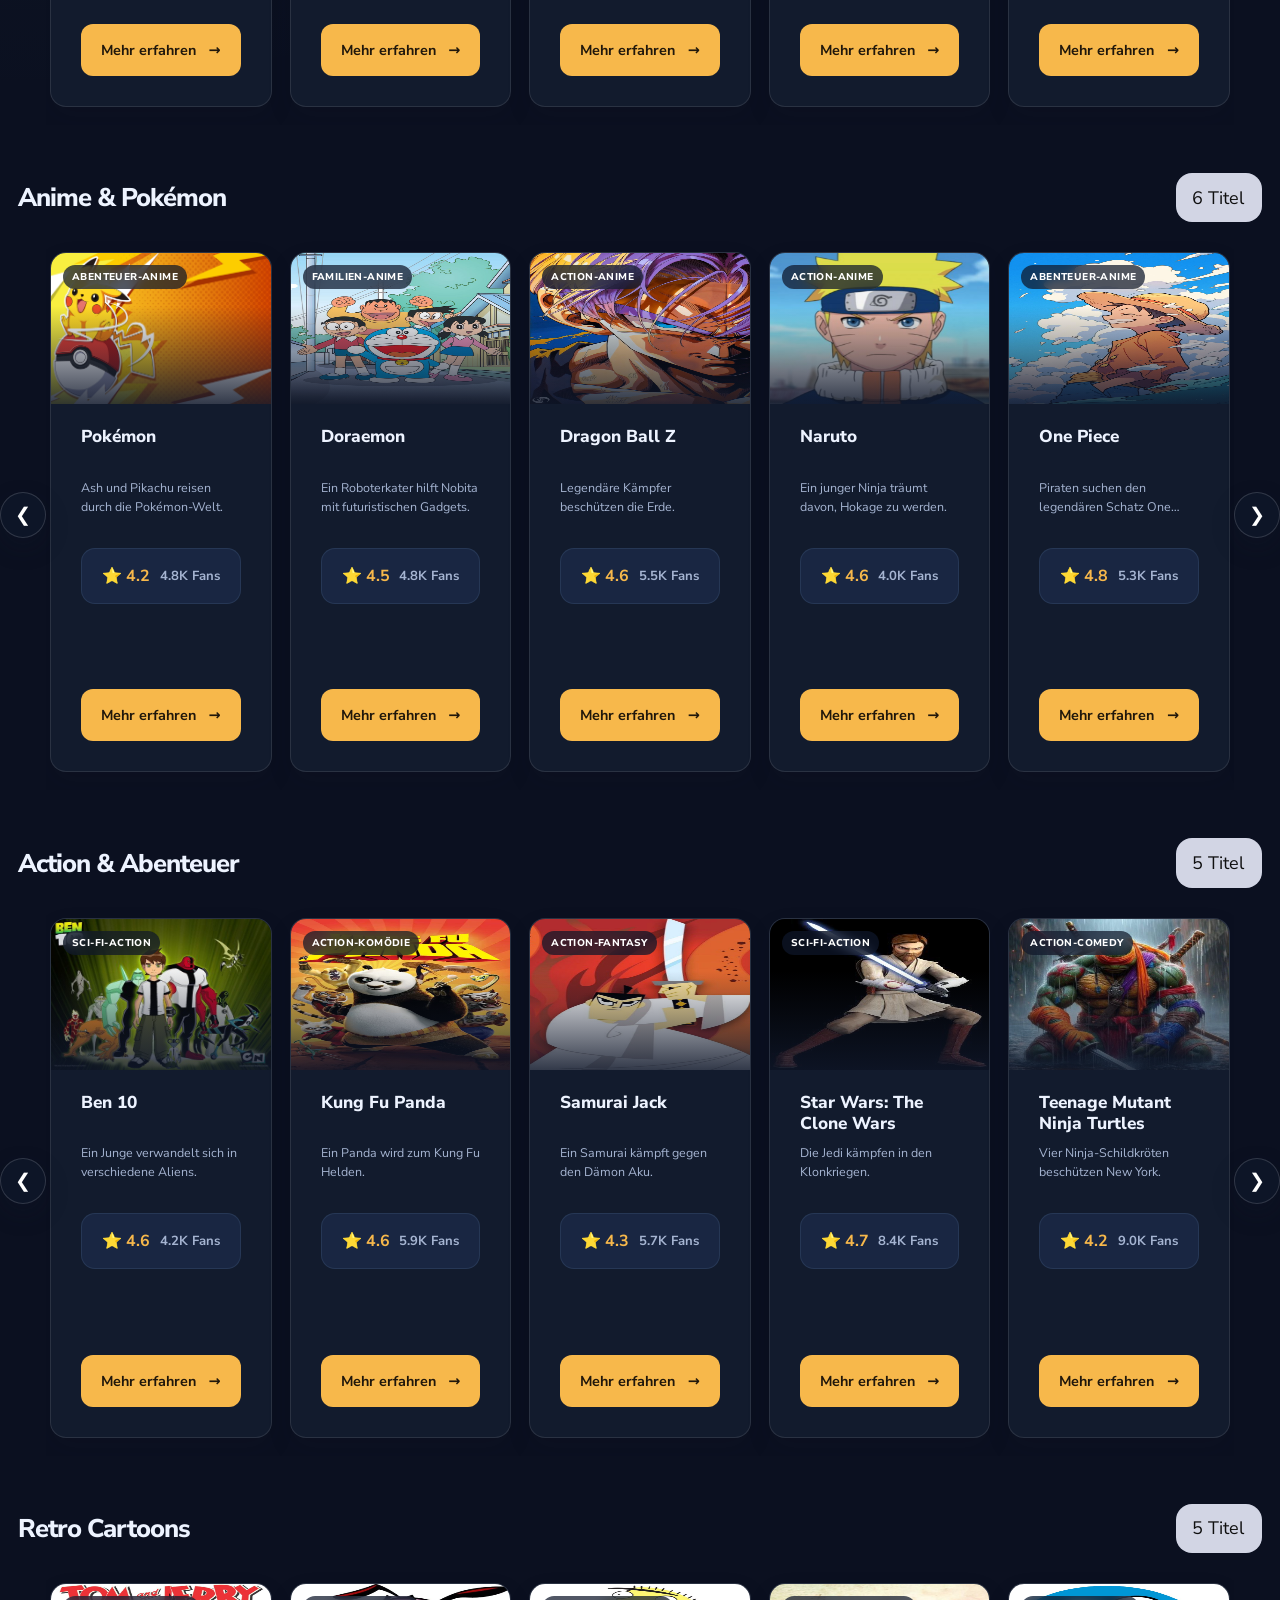
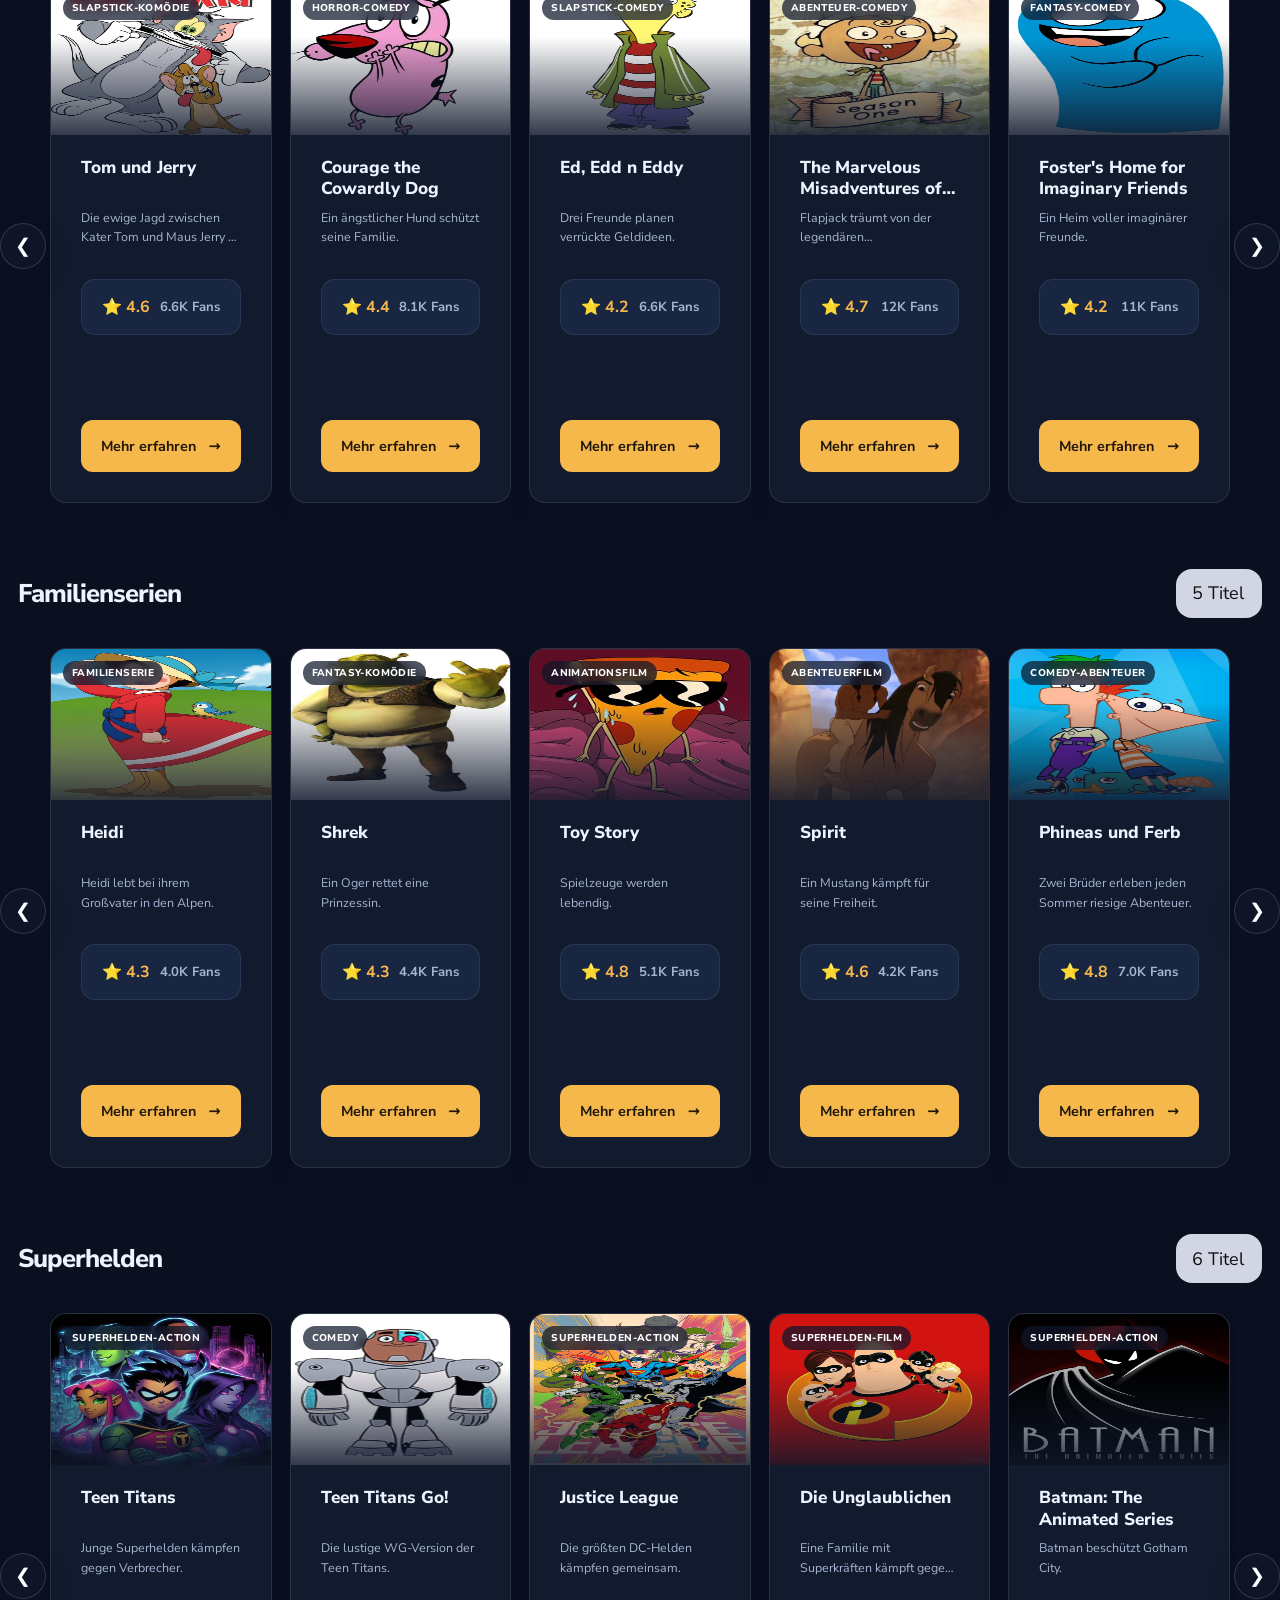
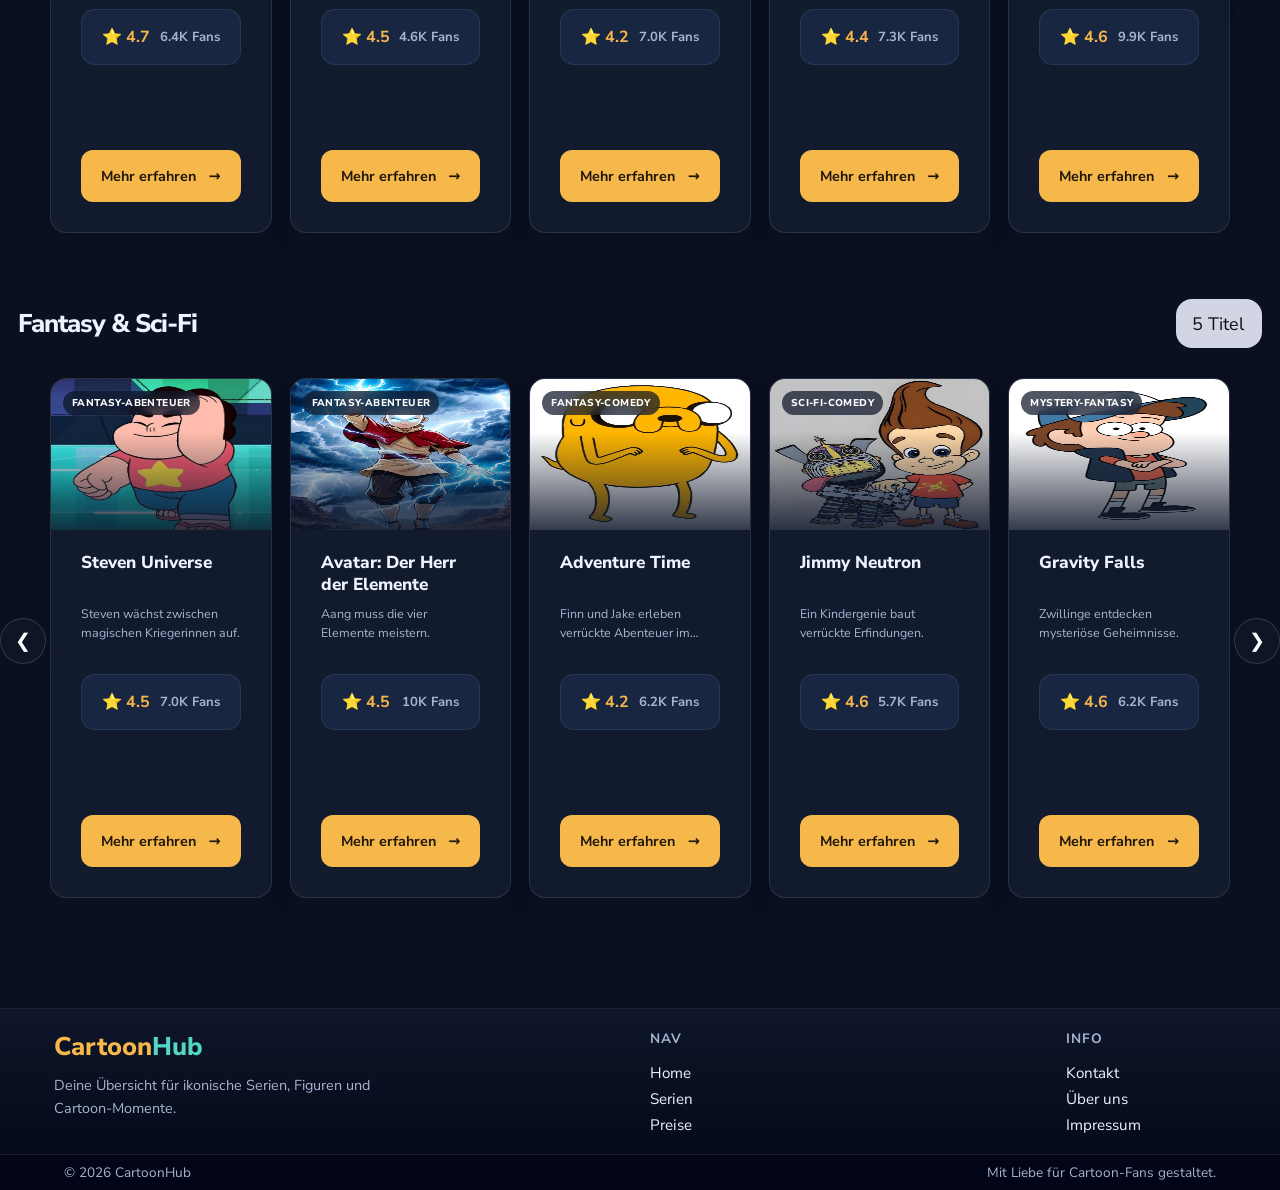
<file: src/pages/serien.html>
<!doctype html>
<html lang="de">
	<head>
		<meta charset="UTF-8" />
		<meta name="viewport" content="width=device-width, initial-scale=1.0" />
		<title>Serien – CartoonHub</title>
		<link rel="stylesheet" href="../css/pages/styles.css" />
	</head>
	<body>
		<header class="site-header">
			<div class="nav-container">
				<a href="../../index.html" class="brand">
					<div class="badge">CH</div>
					<div class="wordmark">Cartoon<span class="hub">Hub</span></div>
				</a>

				<button class="burger" id="burgerBtn" type="button" aria-label="Menü öffnen" aria-expanded="false">
					<span></span><span></span><span></span>
				</button>

				<nav class="main-nav" id="mainNav">
					<a href="../../index.html" class="nav-link">Home</a>
					<a href="serien.html" class="nav-link active">Serien</a>
					<a href="preise.html" class="nav-link">Preise</a>
					<a href="kontakt.html" class="nav-link">Kontakt</a>
					<a href="impressum.html" class="nav-link">Impressum</a>
					<div class="header-actions">
						<button
							class="theme-toggle"
							id="themeToggle"
							type="button"
							aria-label="Farbschema wechseln">
							<span class="theme-toggle-knob"></span>
							<svg
								class="theme-icon-moon"
								xmlns="http://www.w3.org/2000/svg"
								viewBox="0 0 24 24"
								fill="none"
								stroke="currentColor"
								stroke-width="2"
								stroke-linecap="round"
								stroke-linejoin="round">
								<path d="M21 12.79A9 9 0 1 1 11.21 3 7 7 0 0 0 21 12.79z" />
							</svg>
							<svg
								class="theme-icon-sun"
								xmlns="http://www.w3.org/2000/svg"
								viewBox="0 0 24 24"
								fill="none"
								stroke="currentColor"
								stroke-width="2"
								stroke-linecap="round">
								<circle cx="12" cy="12" r="4" />
								<line x1="12" y1="2" x2="12" y2="4" />
								<line x1="12" y1="20" x2="12" y2="22" />
								<line x1="4" y1="12" x2="2" y2="12" />
								<line x1="22" y1="12" x2="20" y2="12" />
								<line x1="4.9" y1="4.9" x2="3.5" y2="3.5" />
								<line x1="20.5" y1="20.5" x2="19.1" y2="19.1" />
								<line x1="4.9" y1="19.1" x2="3.5" y2="20.5" />
								<line x1="20.5" y1="3.5" x2="19.1" y2="4.9" />
							</svg>
						</button>
						<div class="search-box">
							<span class="search-icon">
								<svg
									xmlns="http://www.w3.org/2000/svg"
									width="18"
									height="18"
									viewBox="0 0 24 24"
									fill="none"
									stroke="currentColor"
									stroke-width="2"
									stroke-linecap="round"
									stroke-linejoin="round">
									<circle cx="11" cy="11" r="8"></circle>
									<line x1="21" y1="21" x2="16.65" y2="16.65"></line>
								</svg>
							</span>

							<input
								type="search"
								id="searchInput"
								placeholder="Serie suchen..."
								autocomplete="off" />
						</div>
					</div>
				</nav>
			</div>
		</header>

		<section class="page-main page-hero small-hero">
			<p class="kicker" style="font-size: 3.4rem">Katalog</p>
			<h1>Unsere Cartoon Highlights</h1>
			<p style="font-size: 1.5rem">
				Eine kuratierte Auswahl aus Action, Comedy, Abenteuer und Fantasy
				übersichtlich präsentiert und visuell hochwertig aufbereitet.
			</p>
		</section>

		<main id="results" class="catalog-results"></main>

		<footer class="site-footer">
			<div class="footer-container">
				<div class="footer-col brand-col">
					<a href="../../index.html" class="footer-brand"
						>Cartoon<span>Hub</span></a
					>
					<p class="brand-desc">
						Deine Übersicht für ikonische Serien, Figuren und Cartoon-Momente.
					</p>
				</div>
				<div class="footer-col">
					<h4>Nav</h4>
					<ul class="footer-links">
						<li><a href="../../index.html">Home</a></li>
						<li><a href="serien.html">Serien</a></li>
						<li><a href="preise.html">Preise</a></li>
					</ul>
				</div>
				<div class="footer-col">
					<h4>Info</h4>
					<ul class="footer-links">
						<li><a href="kontakt.html">Kontakt</a></li>
						<li><a href="ueber-uns.html">Über uns</a></li>
						<li><a href="impressum.html">Impressum</a></li>
					</ul>
				</div>
			</div>
			<div class="footer-bottom">
				<div class="bottom-container">
					<span>© 2026 CartoonHub</span
					><span>Mit Liebe für Cartoon-Fans gestaltet.</span>
				</div>
			</div>
		</footer>
		<script type="module" src="../js/modules/app.js"></script>
	</body>
</html>
</file>
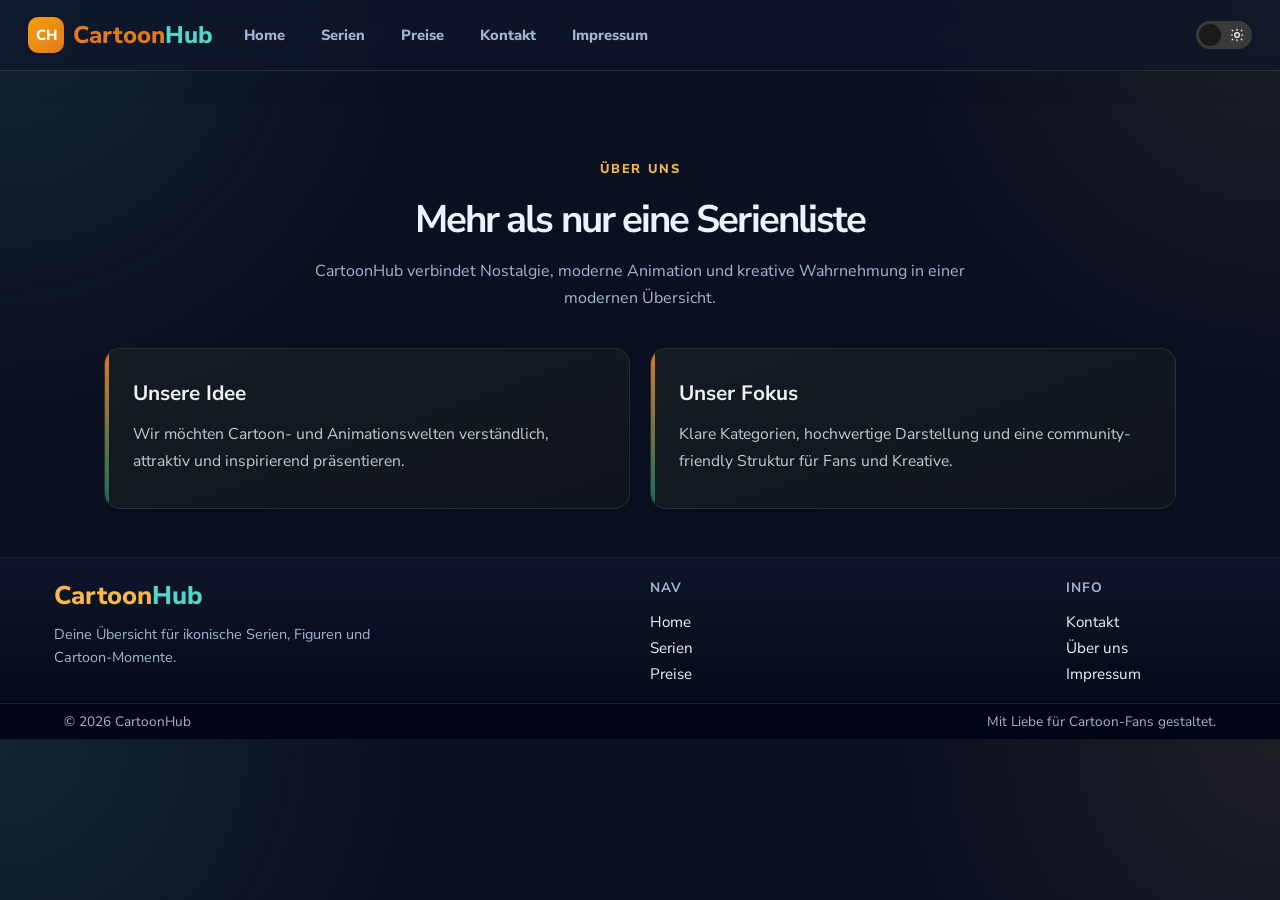
<file: src/pages/ueber-uns.html>
<!doctype html>
<html lang="de">
	<head>
		<meta charset="UTF-8" />
		<meta name="viewport" content="width=device-width, initial-scale=1.0" />
		<title>Über uns – CartoonHub</title>
		<link rel="stylesheet" href="../css/pages/styles.css" />
	</head>
	<body>
		<header class="site-header">
			<div class="nav-container">
				<a href="../../index.html" class="brand">
					<div class="badge">CH</div>
					<div class="wordmark">Cartoon<span class="hub">Hub</span></div>
				</a>

				<button class="burger" id="burgerBtn" type="button" aria-label="Menü öffnen" aria-expanded="false">
					<span></span><span></span><span></span>
				</button>

				<nav class="main-nav" id="mainNav">
					<a href="../../index.html" class="nav-link">Home</a>
					<a href="serien.html" class="nav-link">Serien</a>
					<a href="preise.html" class="nav-link">Preise</a>
					<a href="kontakt.html" class="nav-link">Kontakt</a>
					<a href="impressum.html" class="nav-link">Impressum</a>
					<button
						class="theme-toggle"
						id="themeToggle"
						type="button"
						aria-label="Farbschema wechseln">
						<span class="theme-toggle-knob"></span>
						<svg
							class="theme-icon-moon"
							xmlns="http://www.w3.org/2000/svg"
							viewBox="0 0 24 24"
							fill="none"
							stroke="currentColor"
							stroke-width="2"
							stroke-linecap="round"
							stroke-linejoin="round">
							<path d="M21 12.79A9 9 0 1 1 11.21 3 7 7 0 0 0 21 12.79z" />
						</svg>
						<svg
							class="theme-icon-sun"
							xmlns="http://www.w3.org/2000/svg"
							viewBox="0 0 24 24"
							fill="none"
							stroke="currentColor"
							stroke-width="2"
							stroke-linecap="round">
							<circle cx="12" cy="12" r="4" />
							<line x1="12" y1="2" x2="12" y2="4" />
							<line x1="12" y1="20" x2="12" y2="22" />
							<line x1="4" y1="12" x2="2" y2="12" />
							<line x1="22" y1="12" x2="20" y2="12" />
							<line x1="4.9" y1="4.9" x2="3.5" y2="3.5" />
							<line x1="20.5" y1="20.5" x2="19.1" y2="19.1" />
							<line x1="4.9" y1="19.1" x2="3.5" y2="20.5" />
							<line x1="20.5" y1="3.5" x2="19.1" y2="4.9" />
						</svg>
					</button>
				</nav>
			</div>
		</header>

		<main class="page-main">
			<section class="page-hero small-hero">
				<p class="kicker">Über uns</p>
				<h1>Mehr als nur eine Serienliste</h1>
				<p>
					CartoonHub verbindet Nostalgie, moderne Animation und kreative
					Wahrnehmung in einer modernen Übersicht.
				</p>
			</section>

			<section class="page-content-grid text-only-grid">
				<div class="info-card">
					<h2>Unsere Idee</h2>
					<p>
						Wir möchten Cartoon- und Animationswelten verständlich, attraktiv
						und inspirierend präsentieren.
					</p>
				</div>
				<div class="info-card">
					<h2>Unser Fokus</h2>
					<p>
						Klare Kategorien, hochwertige Darstellung und eine
						community-friendly Struktur für Fans und Kreative.
					</p>
				</div>
			</section>
		</main>

		<footer class="site-footer">
			<div class="footer-container">
				<div class="footer-col brand-col">
					<a href="../../index.html" class="footer-brand"
						>Cartoon<span>Hub</span></a
					>
					<p class="brand-desc">
						Deine Übersicht für ikonische Serien, Figuren und Cartoon-Momente.
					</p>
				</div>
				<div class="footer-col">
					<h4>Nav</h4>
					<ul class="footer-links">
						<li><a href="../../index.html">Home</a></li>
						<li><a href="serien.html">Serien</a></li>
						<li><a href="preise.html">Preise</a></li>
					</ul>
				</div>
				<div class="footer-col">
					<h4>Info</h4>
					<ul class="footer-links">
						<li><a href="kontakt.html">Kontakt</a></li>
						<li><a href="ueber-uns.html">Über uns</a></li>
						<li><a href="impressum.html">Impressum</a></li>
					</ul>
				</div>
			</div>
			<div class="footer-bottom">
				<div class="bottom-container">
					<span>© 2026 CartoonHub</span
					><span>Mit Liebe für Cartoon-Fans gestaltet.</span>
				</div>
			</div>
		</footer>
		<script type="module" src="../js/modules/app.js"></script>
	</body>
</html>
</file>
<file: src/css/pages/styles.css>
@import url('global.css');
@import url('../components/header.css');
@import url('../components/cards.css');
@import url('../components/footer.css');
@import url('detail.css');
@import url('../components/section.css');
@import url('../components/kontak.css');
@import url('../components/impressum.css');
</file>
